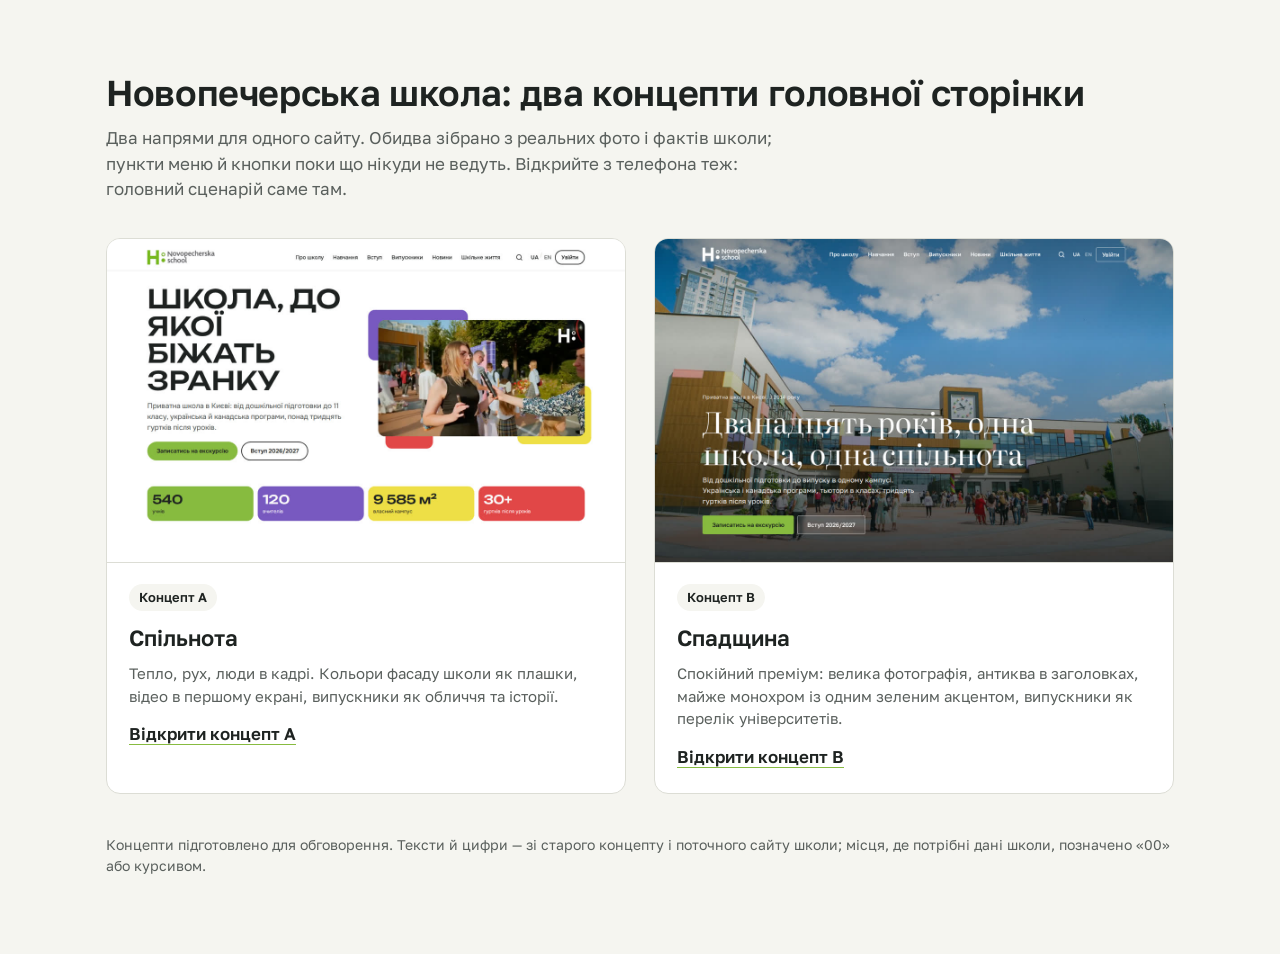
<file: concept-v2/index.html>
<!doctype html>
<html lang="uk">
<head>
<meta charset="utf-8">
<meta name="viewport" content="width=device-width, initial-scale=1">
<title>Новопечерська школа — концепти головної сторінки</title>
<meta name="robots" content="noindex">
<link rel="preconnect" href="https://fonts.googleapis.com">
<link rel="preconnect" href="https://fonts.gstatic.com" crossorigin>
<link href="https://fonts.googleapis.com/css2?family=Golos+Text:wght@400;500;600&display=swap" rel="stylesheet">
<style>
  :root { --ink: #1E2321; --ink-2: #5A605D; --paper: #F5F5F0; --line: #DCDDD5; --green: #87BB40; }
  * { box-sizing: border-box; }
  body { margin: 0; font: 400 17px/1.5 'Golos Text', system-ui, sans-serif; color: var(--ink); background: var(--paper); }
  main { max-width: 1100px; margin: 0 auto; padding: 48px 16px 64px; }
  h1 { font-size: clamp(26px, 5vw, 36px); font-weight: 600; line-height: 1.15; margin: 0; letter-spacing: -0.01em; }
  .sub { margin: 12px 0 0; color: var(--ink-2); max-width: 40em; }
  .cards { display: grid; gap: 20px; margin-top: 36px; }
  .card { display: block; background: #fff; border: 1px solid var(--line); border-radius: 14px; overflow: hidden; text-decoration: none; color: inherit; transition: transform .15s, box-shadow .15s; }
  .card:hover { transform: translateY(-3px); box-shadow: 0 12px 32px rgba(0,0,0,.08); }
  .card:focus-visible { outline: 3px solid var(--green); outline-offset: 3px; }
  .shot { aspect-ratio: 16/10; overflow: hidden; background: #e9e9e3; border-bottom: 1px solid var(--line); }
  .shot img { width: 100%; height: 100%; object-fit: cover; object-position: top; display: block; }
  .body { padding: 20px 22px 24px; }
  .tag { display: inline-block; font-size: 13px; font-weight: 600; padding: 4px 10px; border-radius: 999px; background: var(--paper); margin-bottom: 10px; }
  h2 { margin: 0; font-size: 22px; font-weight: 600; }
  .body p { margin: 8px 0 0; color: var(--ink-2); font-size: 15px; }
  .open { display: inline-block; margin-top: 14px; font-weight: 600; text-decoration: underline; text-underline-offset: 4px; text-decoration-color: var(--green); }
  .foot { margin-top: 40px; font-size: 14px; color: var(--ink-2); }
  @media (min-width: 768px) { .cards { grid-template-columns: 1fr 1fr; gap: 28px; } main { padding-top: 72px; } }
</style>
</head>
<body>
<main>
  <h1>Новопечерська школа: два концепти головної сторінки</h1>
  <p class="sub">Два напрями для одного сайту. Обидва зібрано з реальних фото і фактів школи; пункти меню й кнопки поки що нікуди не ведуть. Відкрийте з телефона теж: головний сценарій саме там.</p>

  <div class="cards">
    <a class="card" href="a/">
      <div class="shot"><img src="preview-a.jpg" width="1440" height="900" alt="Концепт A, перший екран" loading="lazy"></div>
      <div class="body">
        <span class="tag">Концепт A</span>
        <h2>Спільнота</h2>
        <p>Тепло, рух, люди в кадрі. Кольори фасаду школи як плашки, відео в першому екрані, випускники як обличчя та історії.</p>
        <span class="open">Відкрити концепт A</span>
      </div>
    </a>
    <a class="card" href="b/">
      <div class="shot"><img src="preview-b.jpg" width="1440" height="900" alt="Концепт B, перший екран" loading="lazy"></div>
      <div class="body">
        <span class="tag">Концепт B</span>
        <h2>Спадщина</h2>
        <p>Спокійний преміум: велика фотографія, антиква в заголовках, майже монохром із одним зеленим акцентом, випускники як перелік університетів.</p>
        <span class="open">Відкрити концепт B</span>
      </div>
    </a>
  </div>

  <p class="foot">Концепти підготовлено для обговорення. Тексти й цифри — зі старого концепту і поточного сайту школи; місця, де потрібні дані школи, позначено «00» або курсивом.</p>
</main>
</body>
</html>
</file>
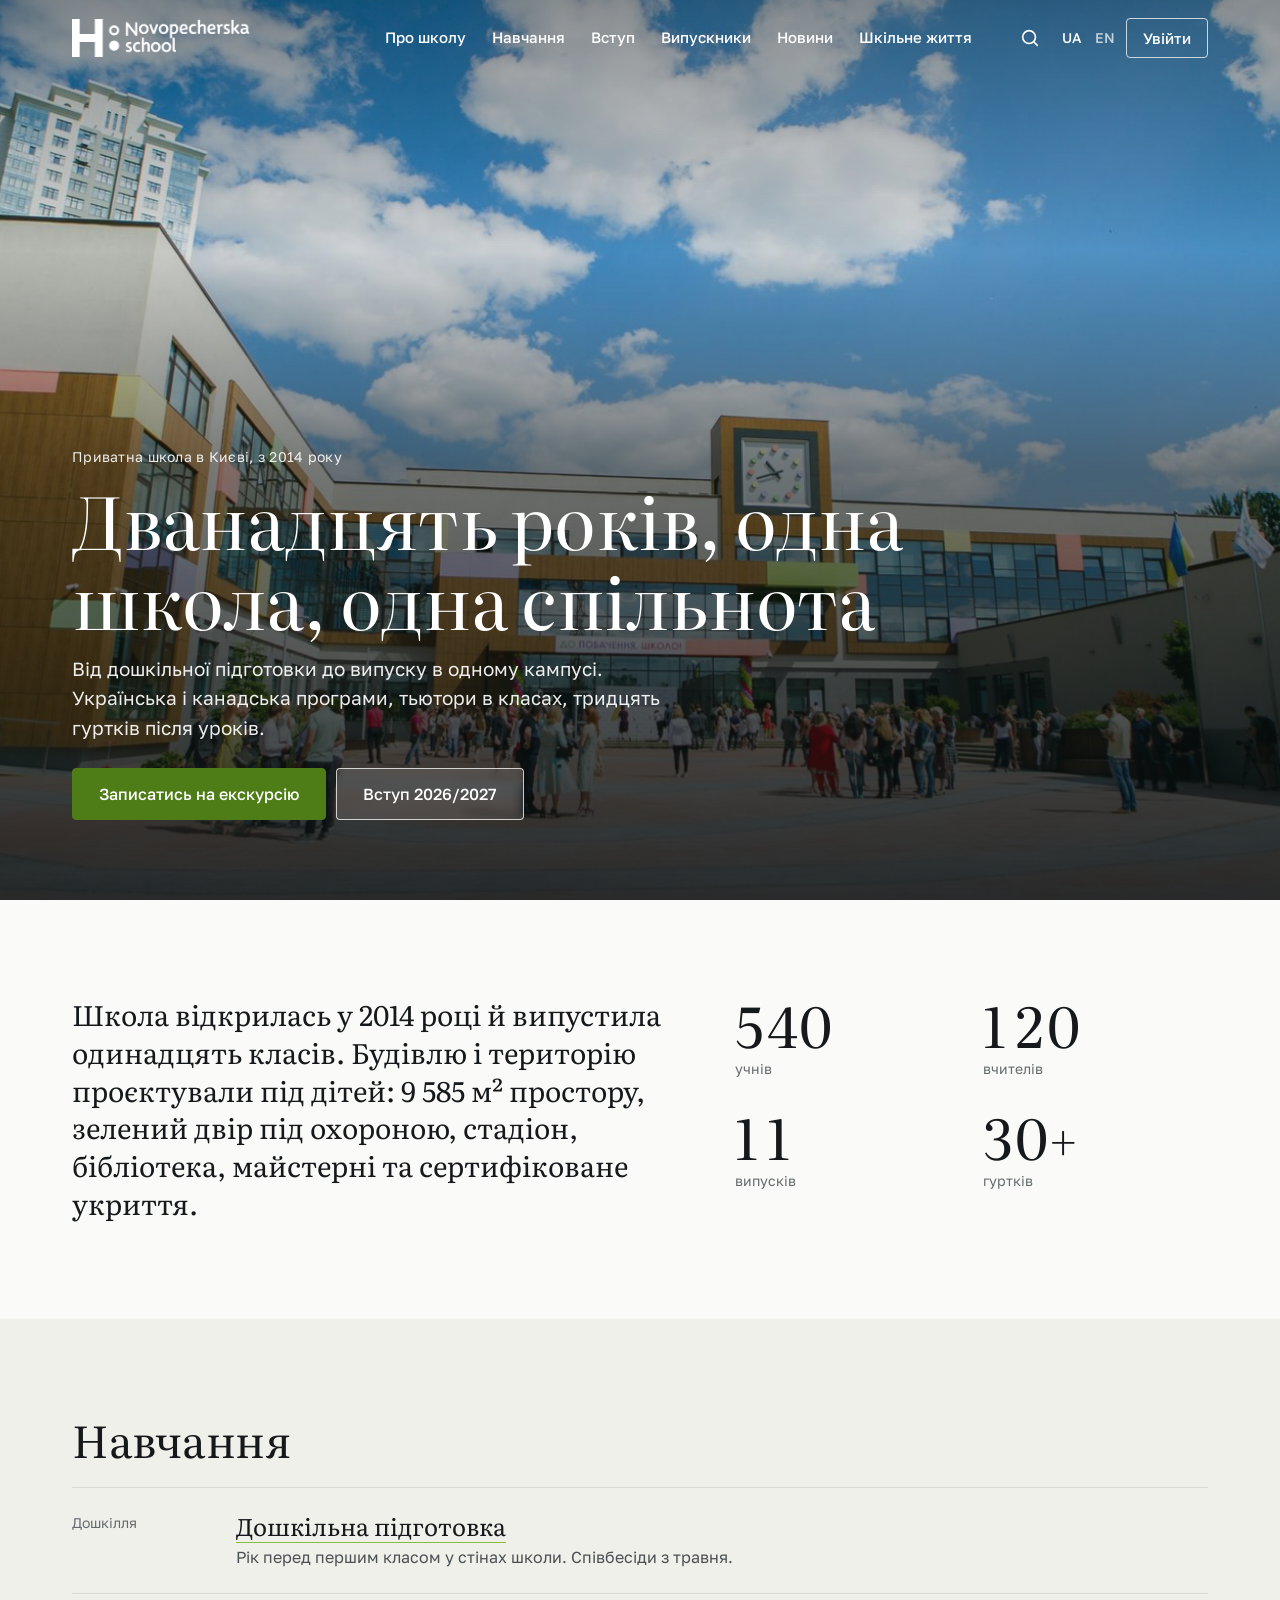
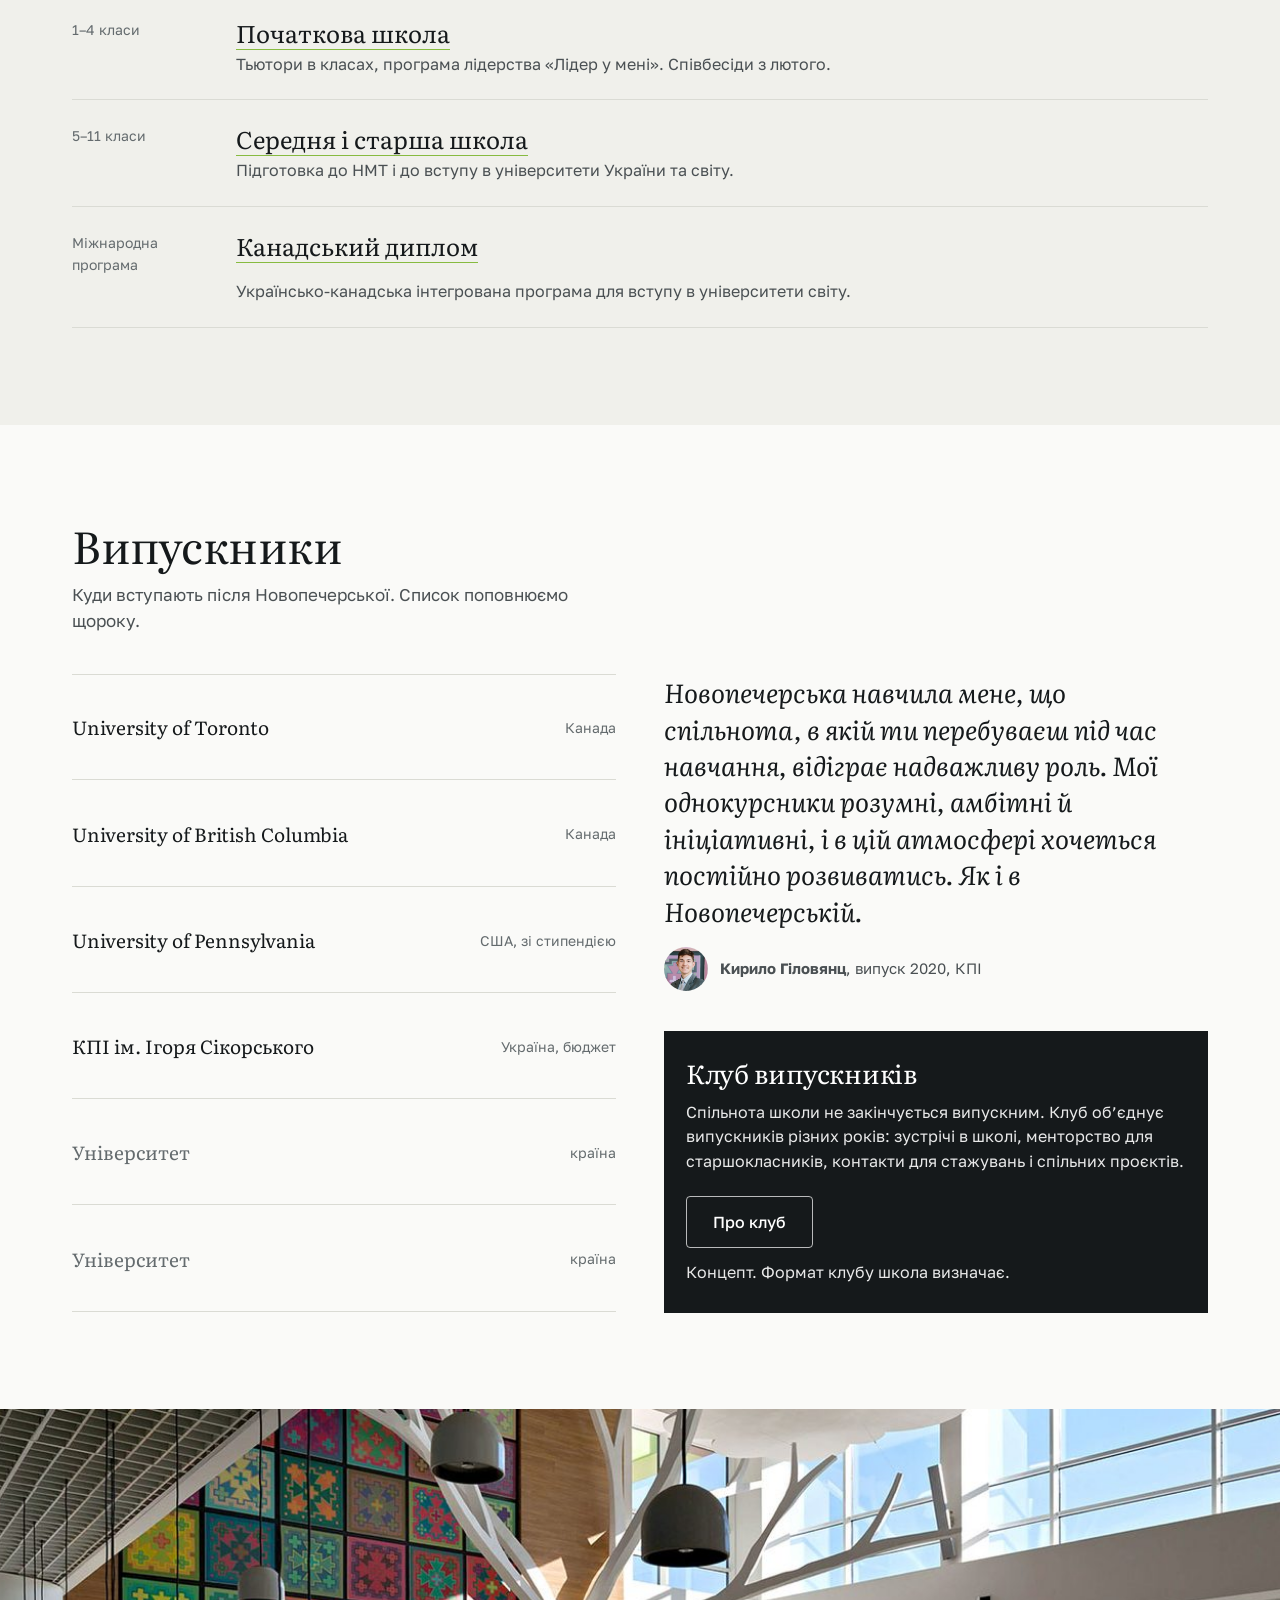
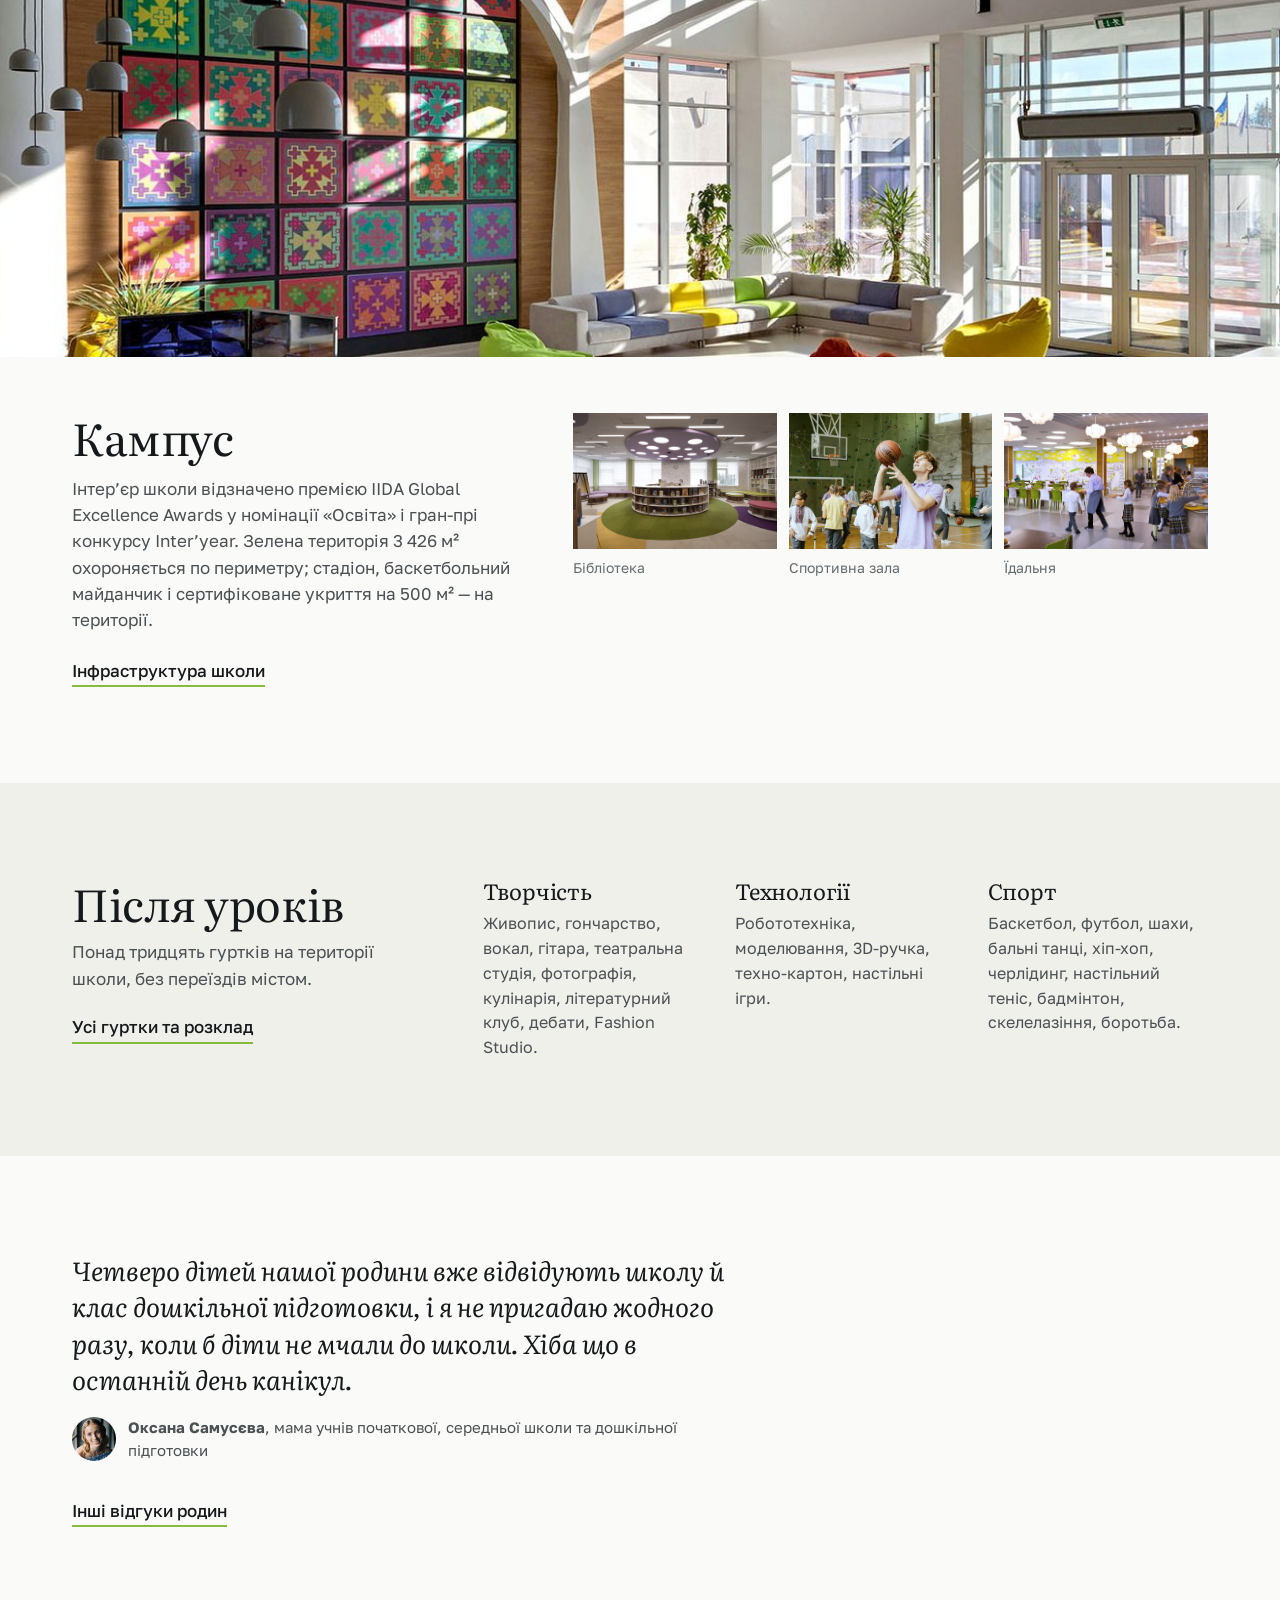
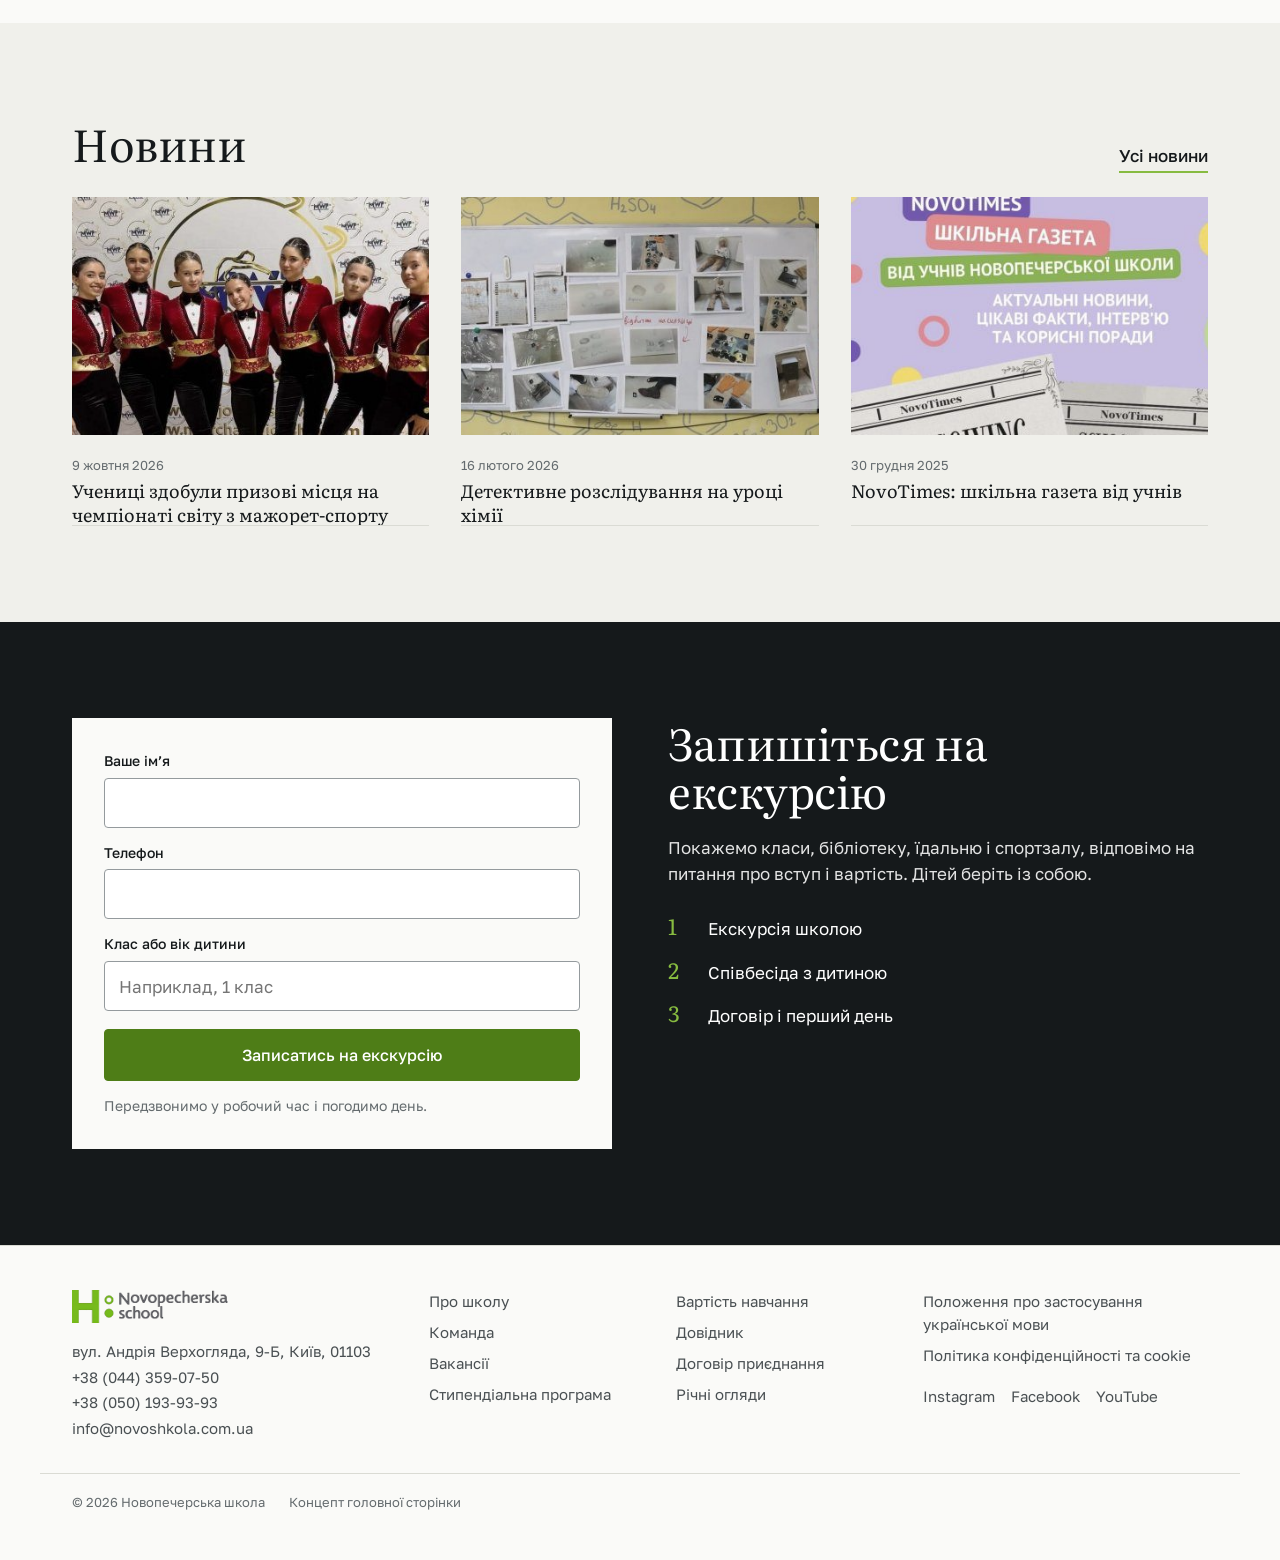
<file: concept-v2/b/index.html>
<!doctype html>
<html lang="uk">
<head>
<meta charset="utf-8">
<meta name="viewport" content="width=device-width, initial-scale=1">
<title>Новопечерська школа — приватна школа в Києві</title>
<meta name="description" content="Приватна школа в Києві з 2014 року: дошкілля, 1–11 класи, українсько-канадська програма. Запишіться на екскурсію.">
<link rel="preconnect" href="https://fonts.googleapis.com">
<link rel="preconnect" href="https://fonts.gstatic.com" crossorigin>
<link href="https://fonts.googleapis.com/css2?family=Golos+Text:wght@400;500;600&family=Literata:ital,opsz,wght@0,7..72,400;0,7..72,500;1,7..72,400&display=swap" rel="stylesheet">
<link rel="stylesheet" href="style.css">
<link rel="stylesheet" href="../motion.css">
<style>:root{--cur:#15191B}</style>
<script>document.documentElement.className += " js";
try { if (!matchMedia("(prefers-reduced-motion: reduce)").matches && !sessionStorage.getItem("veil")) { document.documentElement.className += " veil-on"; sessionStorage.setItem("veil", "1"); } } catch (e) {}</script>
</head>
<body class="theme-b">

<div class="veil" aria-hidden="true"></div>
<a class="skip" href="#main">До змісту</a>

<header class="top" id="top">
  <div class="wrap top__in">
    <a class="logo" href="#" aria-label="Новопечерська школа — на головну">
      <img src="../../img/image1.png" width="1608" height="342" alt="Новопечерська школа">
    </a>
    <nav class="menu" aria-label="Головне меню">
      <a href="#">Про школу</a>
      <a href="#">Навчання</a>
      <a href="#">Вступ</a>
      <a href="#alumni">Випускники</a>
      <a href="#news">Новини</a>
      <a href="#">Шкільне життя</a>
    </nav>
    <div class="tools">
      <button class="icon-btn" type="button" aria-label="Пошук по сайту">
        <svg width="22" height="22" viewBox="0 0 24 24" fill="none" stroke="currentColor" stroke-width="1.8" stroke-linecap="round"><circle cx="11" cy="11" r="7"/><path d="m20 20-3.5-3.5"/></svg>
      </button>
      <div class="lang" aria-label="Мова">
        <a href="#" aria-current="true">UA</a><a href="#">EN</a>
      </div>
      <a class="btn btn--line btn--s" href="#" rel="external">Увійти</a>
      <button class="burger" type="button" aria-expanded="false" aria-controls="mobile-menu" aria-label="Меню">
        <span></span><span></span>
      </button>
    </div>
  </div>
</header>

<div class="mobile-menu" id="mobile-menu" hidden>
  <nav aria-label="Меню для телефона">
    <a href="#">Про школу</a>
    <a href="#">Навчання</a>
    <a href="#">Вступ</a>
    <a href="#alumni">Випускники</a>
    <a href="#news">Новини</a>
    <a href="#">Шкільне життя</a>
  </nav>
  <div class="mobile-menu__foot">
    <a class="btn btn--primary" href="#visit">Записатись на екскурсію</a>
    <a class="btn btn--line" href="#" rel="external">Увійти в кабінет</a>
    <div class="lang"><a href="#" aria-current="true">UA</a><a href="#">EN</a></div>
  </div>
</div>

<main id="main">

<!-- Hero -->
<section class="hero">
  <img class="hero__img" data-parallax="0.35" data-parallax-hero src="../../img/image2.jpg" width="1400" height="933" alt="Будівля Новопечерської школи й внутрішній двір" fetchpriority="high">
  <div class="hero__shade" aria-hidden="true"></div>
  <div class="wrap hero__in">
    <p class="hero__kicker" data-mo="focus" data-mo-delay="200">Приватна школа в Києві, з 2014 року</p>
    <h1 data-mo="mask" data-mo-delay="260">Дванадцять років, одна школа, одна спільнота</h1>
    <p class="lead" data-mo="focus" data-mo-delay="900">Від дошкільної підготовки до випуску в одному кампусі. Українська і канадська програми, тьютори в класах, тридцять гуртків після уроків.</p>
    <div class="actions" data-mo="focus" data-mo-delay="1100">
      <a class="btn btn--primary" href="#visit">Записатись на екскурсію</a>
      <a class="btn btn--white" href="#">Вступ 2026/2027</a>
    </div>
  </div>
</section>

<!-- Statement + numbers -->
<section class="sec intro">
  <div class="wrap intro__in">
    <p class="statement" data-mo="focus">Школа відкрилась у 2014 році й випустила одинадцять класів. Будівлю і територію проєктували під дітей: 9 585 м² простору, зелений двір під охороною, стадіон, бібліотека, майстерні та сертифіковане укриття.</p>
    <dl class="nums" data-mo-stagger="160" data-mo-kind="focus">
      <div><dt>учнів</dt><dd data-count="roll">540</dd></div>
      <div><dt>вчителів</dt><dd data-count="roll">120</dd></div>
      <div><dt>випусків</dt><dd data-count="roll">11</dd></div>
      <div><dt>гуртків</dt><dd data-count="roll">30+</dd></div>
    </dl>
  </div>
</section>

<!-- Programs -->
<section class="sec sec--tint" id="study">
  <div class="wrap">
    <h2 class="h2" data-mo="mask">Навчання</h2>
    <ul class="index" data-mo="fade" data-mo-stagger="140" data-mo-kind="rule">
      <li>
        <a href="#">
          <span class="index__age">Дошкілля</span>
          <span class="index__name">Дошкільна підготовка</span>
          <span class="index__desc">Рік перед першим класом у стінах школи. Співбесіди з травня.</span>
        </a>
      </li>
      <li>
        <a href="#">
          <span class="index__age">1–4 класи</span>
          <span class="index__name">Початкова школа</span>
          <span class="index__desc">Тьютори в класах, програма лідерства «Лідер у мені». Співбесіди з лютого.</span>
        </a>
      </li>
      <li>
        <a href="#">
          <span class="index__age">5–11 класи</span>
          <span class="index__name">Середня і старша школа</span>
          <span class="index__desc">Підготовка до НМТ і до вступу в університети України та світу.</span>
        </a>
      </li>
      <li>
        <a href="#">
          <span class="index__age">Міжнародна програма</span>
          <span class="index__name">Канадський диплом</span>
          <span class="index__desc">Українсько-канадська інтегрована програма для вступу в університети світу.</span>
        </a>
      </li>
    </ul>
  </div>
</section>

<!-- Alumni -->
<section class="sec" id="alumni">
  <div class="wrap alumni">
    <div class="alumni__head">
      <h2 class="h2" data-mo="mask">Випускники</h2>
      <p data-mo="focus" data-mo-delay="150">Куди вступають після Новопечерської. Список поповнюємо щороку.</p>
    </div>
    <ul class="unis" data-mo="fade" data-mo-stagger="130" data-mo-kind="rule">
      <li><span>University of Toronto</span><small>Канада</small></li>
      <li><span>University of British Columbia</span><small>Канада</small></li>
      <li><span>University of Pennsylvania</span><small>США, зі стипендією</small></li>
      <li><span>КПІ ім. Ігоря Сікорського</span><small>Україна, бюджет</small></li>
      <li class="unis__ph"><span>Університет</span><small>країна</small></li>
      <li class="unis__ph"><span>Університет</span><small>країна</small></li>
    </ul>

    <figure class="alumni__quote">
      <blockquote>
        <p data-mo="mask" data-mo-lines>Новопечерська навчила мене, що спільнота, в якій ти перебуваєш під час навчання, відіграє надважливу роль. Мої однокурсники розумні, амбітні й ініціативні, і в цій атмосфері хочеться постійно розвиватись. Як і в Новопечерській.</p>
      </blockquote>
      <figcaption data-mo="focus" data-mo-delay="500">
        <img src="../../img/Hilovyants.jpg" width="172" height="172" alt="" loading="lazy">
        <span><b>Кирило Гіловянц</b>, випуск 2020, КПІ</span>
      </figcaption>
    </figure>

    <div class="club" data-mo="focus" data-mo-delay="150">
      <h3>Клуб випускників</h3>
      <p>Спільнота школи не закінчується випускним. Клуб об’єднує випускників різних років: зустрічі в школі, менторство для старшокласників, контакти для стажувань і спільних проєктів.</p>
      <a class="btn btn--line" href="#">Про клуб</a>
      <p class="note">Концепт. Формат клубу школа визначає.</p>
    </div>
  </div>
</section>

<!-- Campus -->
<section class="campus" id="campus">
  <figure class="campus__hero" data-mo="curtain" data-cur="view">
    <img data-parallax="0.18" src="../../img/image8.jpg" width="1400" height="933" alt="Атріум школи з деревом і кріслами-мішками" loading="lazy">
  </figure>
  <div class="wrap campus__in">
    <div class="campus__text" data-mo="focus">
      <h2 class="h2" data-mo="mask">Кампус</h2>
      <p>Інтер’єр школи відзначено премією IIDA Global Excellence Awards у номінації «Освіта» і гран-прі конкурсу Inter’year. Зелена територія 3 426 м² охороняється по периметру; стадіон, баскетбольний майданчик і сертифіковане укриття на 500 м² — на території.</p>
      <a class="link" href="#">Інфраструктура школи</a>
    </div>
    <div class="campus__grid" data-mo-stagger="160" data-mo-kind="fade">
      <figure data-cur="view"><span class="ph" data-mo="curtain"><img src="../../img/image3.jpg" width="1400" height="644" alt="Бібліотека" loading="lazy"></span><figcaption data-mo="focus" data-mo-delay="500">Бібліотека</figcaption></figure>
      <figure data-cur="view"><span class="ph" data-mo="curtain"><img src="../../img/image4.jpg" width="1920" height="688" alt="Спортивна зала зі скеледромом" loading="lazy"></span><figcaption data-mo="focus" data-mo-delay="500">Спортивна зала</figcaption></figure>
      <figure data-cur="view"><span class="ph" data-mo="curtain"><img src="../../img/image5.jpg" width="1600" height="560" alt="Їдальня з власною кухнею" loading="lazy"></span><figcaption data-mo="focus" data-mo-delay="500">Їдальня</figcaption></figure>
    </div>
  </div>
</section>

<!-- Clubs -->
<section class="sec sec--tint" id="clubs">
  <div class="wrap clubs">
    <div class="clubs__head" data-mo="focus">
      <h2 class="h2" data-mo="mask">Після уроків</h2>
      <p>Понад тридцять гуртків на території школи, без переїздів містом.</p>
      <a class="link" href="#">Усі гуртки та розклад</a>
    </div>
    <div class="clubs__cols" data-mo-stagger="180" data-mo-kind="focus">
      <div>
        <h3>Творчість</h3>
        <p>Живопис, гончарство, вокал, гітара, театральна студія, фотографія, кулінарія, літературний клуб, дебати, Fashion Studio.</p>
      </div>
      <div>
        <h3>Технології</h3>
        <p>Робототехніка, моделювання, 3D-ручка, техно-картон, настільні ігри.</p>
      </div>
      <div>
        <h3>Спорт</h3>
        <p>Баскетбол, футбол, шахи, бальні танці, хіп-хоп, черлідинг, настільний теніс, бадмінтон, скелелазіння, боротьба.</p>
      </div>
    </div>
  </div>
</section>

<!-- Family voice -->
<section class="sec" id="voices">
  <div class="wrap">
    <figure class="voice">
      <blockquote>
        <p data-mo="mask" data-mo-lines>Четверо дітей нашої родини вже відвідують школу й клас дошкільної підготовки, і я не пригадаю жодного разу, коли б діти не мчали до школи. Хіба що в останній день канікул.</p>
      </blockquote>
      <figcaption data-mo="focus" data-mo-delay="600">
        <img src="../../img/Samusieva.jpeg" width="172" height="172" alt="" loading="lazy">
        <span><b>Оксана Самусєва</b>, мама учнів початкової, середньої школи та дошкільної підготовки</span>
      </figcaption>
    </figure>
    <a class="link" href="#">Інші відгуки родин</a>
  </div>
</section>

<!-- News -->
<section class="sec sec--tint" id="news">
  <div class="wrap">
    <div class="news__head">
      <h2 class="h2" data-mo="mask">Новини</h2>
      <a class="link" href="#">Усі новини</a>
    </div>
    <ul class="newslist" data-mo-stagger="150" data-mo-kind="rule">
      <li>
        <a href="#">
          <span class="ph" data-mo="curtain" data-cur="view"><img src="../../img/image14.jpg" width="480" height="270" alt="" loading="lazy"></span>
          <span class="newslist__body">
            <time datetime="2026-10-09">9 жовтня 2026</time>
            <span class="newslist__title">Учениці здобули призові місця на чемпіонаті світу з мажорет-спорту</span>
          </span>
        </a>
      </li>
      <li>
        <a href="#">
          <span class="ph" data-mo="curtain" data-cur="view"><img src="../../img/image10.jpg" width="480" height="270" alt="" loading="lazy"></span>
          <span class="newslist__body">
            <time datetime="2026-02-16">16 лютого 2026</time>
            <span class="newslist__title">Детективне розслідування на уроці хімії</span>
          </span>
        </a>
      </li>
      <li>
        <a href="#">
          <span class="ph" data-mo="curtain" data-cur="view"><img src="../../img/image13.jpg" width="480" height="270" alt="" loading="lazy"></span>
          <span class="newslist__body">
            <time datetime="2025-12-30">30 грудня 2025</time>
            <span class="newslist__title">NovoTimes: шкільна газета від учнів</span>
          </span>
        </a>
      </li>
    </ul>
  </div>
</section>

<!-- Visit -->
<section class="sec visit" id="visit">
  <div class="wrap visit__in">
    <h2 class="h2 visit__title" data-mo="mask">Запишіться на екскурсію</h2>
    <div class="visit__text" data-mo="focus" data-mo-delay="200">
      <p>Покажемо класи, бібліотеку, їдальню і спортзалу, відповімо на питання про вступ і вартість. Дітей беріть із собою.</p>
      <ol class="steps">
        <li>Екскурсія школою</li>
        <li>Співбесіда з дитиною</li>
        <li>Договір і перший день</li>
      </ol>
    </div>
    <form class="form" action="#" method="post" novalidate data-mo="focus" data-mo-delay="100">
      <label>Ваше ім’я<input type="text" name="name" autocomplete="name" required></label>
      <label>Телефон<input type="tel" name="phone" autocomplete="tel" inputmode="tel" required></label>
      <label>Клас або вік дитини<input type="text" name="grade" placeholder="Наприклад, 1 клас"></label>
      <button class="btn btn--primary" type="submit">Записатись на екскурсію</button>
      <p class="form__note" aria-live="polite">Передзвонимо у робочий час і погодимо день.</p>
    </form>
  </div>
</section>

<div class="sticky-cta">
  <a class="btn btn--primary" href="#visit">Записатись на екскурсію</a>
</div>

</main>

<footer class="foot">
  <div class="wrap foot__in">
    <div class="foot__brand">
      <img src="../../img/image1.png" width="1608" height="342" alt="Новопечерська школа" loading="lazy">
      <address>
        вул. Андрія Верхогляда, 9-Б, Київ, 01103<br>
        <a href="tel:+380443590750">+38 (044) 359-07-50</a><br>
        <a href="tel:+380501939393">+38 (050) 193-93-93</a><br>
        <a href="mailto:info@novoshkola.com.ua">info@novoshkola.com.ua</a>
      </address>
    </div>
    <nav class="foot__col" aria-label="Школа">
      <a href="#">Про школу</a><a href="#">Команда</a><a href="#">Вакансії</a><a href="#">Стипендіальна програма</a>
    </nav>
    <nav class="foot__col" aria-label="Батькам">
      <a href="#">Вартість навчання</a><a href="#">Довідник</a><a href="#">Договір приєднання</a><a href="#">Річні огляди</a>
    </nav>
    <nav class="foot__col" aria-label="Документи">
      <a href="#">Положення про застосування української мови</a><a href="#">Політика конфіденційності та cookie</a>
      <div class="foot__social" aria-label="Соцмережі">
        <a href="#">Instagram</a><a href="#">Facebook</a><a href="#">YouTube</a>
      </div>
    </nav>
  </div>
  <div class="wrap foot__legal">
    <span>© 2026 Новопечерська школа</span>
    <span>Концепт головної сторінки</span>
  </div>
</footer>


<script src="script.js" defer></script>
<script src="../motion.js" defer></script>
</body>
</html>
</file>
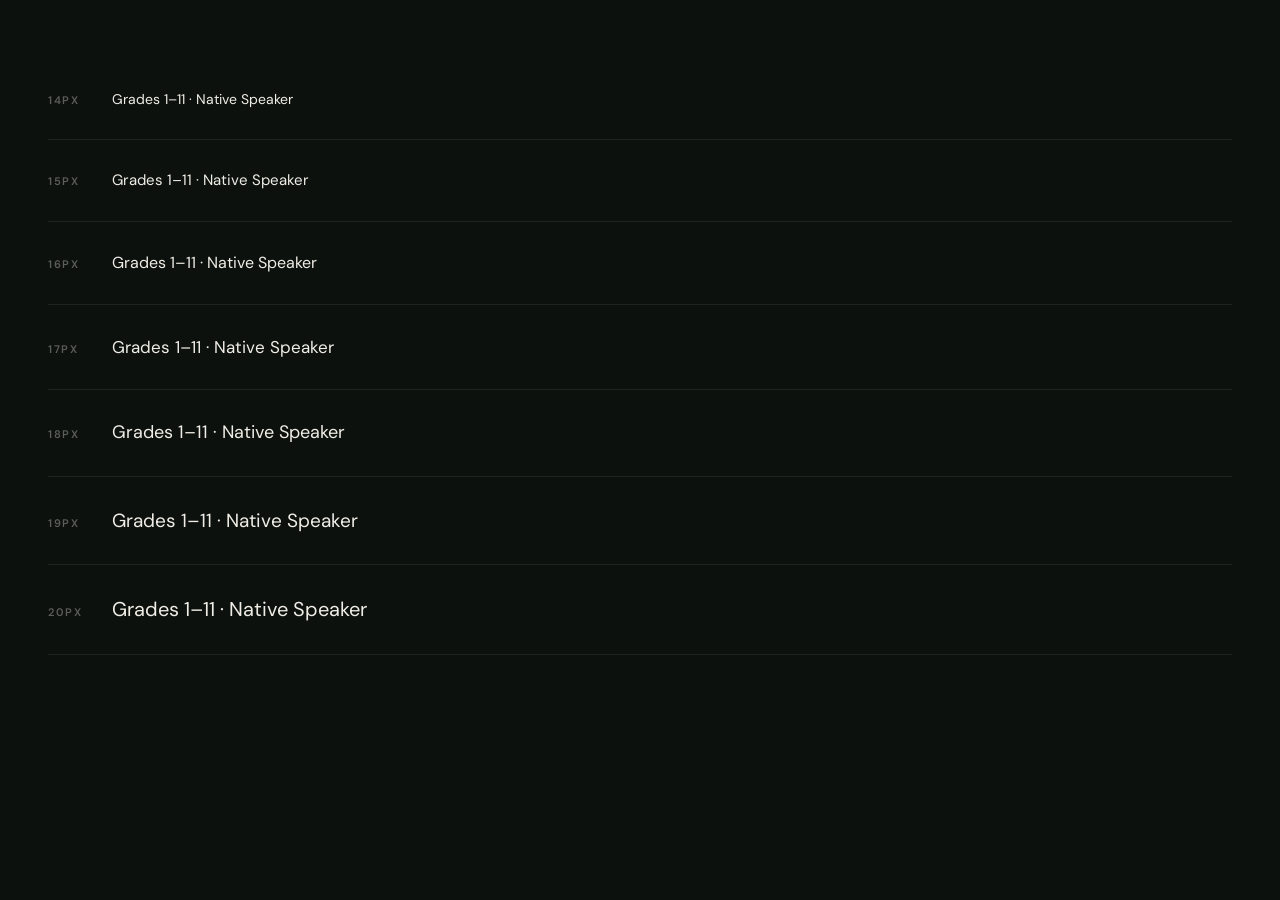
<file: fonts.html>
<!DOCTYPE html>
<html lang="en">
<head>
  <meta charset="UTF-8">
  <meta name="viewport" content="width=device-width, initial-scale=1.0">
  <title>Font Size Comparison</title>
  <link href="https://fonts.googleapis.com/css2?family=DM+Sans:wght@300;400;500;600&display=swap" rel="stylesheet">
  <style>
    body {
      background: #0C110D;
      color: #F0EDE6;
      font-family: 'DM Sans', system-ui, sans-serif;
      margin: 0;
      padding: 60px 48px;
    }

    .row {
      display: flex;
      align-items: baseline;
      gap: 24px;
      padding: 28px 0;
      border-bottom: 1px solid rgba(240, 237, 230, 0.08);
    }

    .label {
      font-size: 11px;
      font-weight: 600;
      letter-spacing: 0.15em;
      color: rgba(240, 237, 230, 0.35);
      min-width: 40px;
      text-transform: uppercase;
    }

    .sample { line-height: 1.65; }
  </style>
</head>
<body>

  <div class="row">
    <span class="label">14px</span>
    <span class="sample" style="font-size: 14px">Grades 1–11 · Native Speaker</span>
  </div>

  <div class="row">
    <span class="label">15px</span>
    <span class="sample" style="font-size: 15px">Grades 1–11 · Native Speaker</span>
  </div>

  <div class="row">
    <span class="label">16px</span>
    <span class="sample" style="font-size: 16px">Grades 1–11 · Native Speaker</span>
  </div>

  <div class="row">
    <span class="label">17px</span>
    <span class="sample" style="font-size: 17px">Grades 1–11 · Native Speaker</span>
  </div>

  <div class="row">
    <span class="label">18px</span>
    <span class="sample" style="font-size: 18px">Grades 1–11 · Native Speaker</span>
  </div>

  <div class="row">
    <span class="label">19px</span>
    <span class="sample" style="font-size: 19px">Grades 1–11 · Native Speaker</span>
  </div>

  <div class="row">
    <span class="label">20px</span>
    <span class="sample" style="font-size: 20px">Grades 1–11 · Native Speaker</span>
  </div>

</body>
</html>
</file>
<file: concept-v2/b/style.css>
/* Concept B. Mobile first: base styles are for 360px, breakpoints 768 / 1024 / 1440 widen. */

:root {
  --accent: #87BB40;
  --accent-ink: #4E7D17;
  --ink: #15191B;
  --ink-2: #4A5053;
  --ink-3: #646B6E;
  --paper: #FAFAF8;
  --paper-2: #F0F0EB;
  --line: #DADBD4;
  --line-strong: #949A9D;
  --white: #FFFFFF;

  --serif: 'Literata', 'Georgia', serif;
  --sans: 'Golos Text', system-ui, -apple-system, 'Segoe UI', sans-serif;

  --gutter: 16px;
  --sec: 56px;
  --max: 1200px;
}

*, *::before, *::after { box-sizing: border-box; }
html { scroll-behavior: smooth; -webkit-text-size-adjust: 100%; }
@media (prefers-reduced-motion: reduce) {
  html { scroll-behavior: auto; }
  *, *::before, *::after { transition: none !important; animation: none !important; }
}
body { margin: 0; font: 400 17px/1.55 var(--sans); color: var(--ink); background: var(--paper); overflow-x: hidden; }
body.menu-open { overflow: hidden; }
img { display: block; max-width: 100%; height: auto; }
a { color: inherit; }
h1, h2, h3 { margin: 0; font-family: var(--serif); font-weight: 400; line-height: 1.1; letter-spacing: -0.01em; }
p { margin: 0; }
ul, ol, dl { margin: 0; padding: 0; list-style: none; }
dd { margin: 0; }
button { font: inherit; color: inherit; }
:focus-visible { outline: 3px solid var(--accent); outline-offset: 3px; }

section[id], main[id] { scroll-margin-top: 76px; }
.wrap { width: 100%; max-width: var(--max); margin: 0 auto; padding-left: var(--gutter); padding-right: var(--gutter); }
.skip { position: absolute; left: -999px; top: 8px; background: var(--ink); color: #fff; padding: 8px 14px; z-index: 100; }
.skip:focus { left: 8px; }
.h2 { font-size: clamp(30px, 7vw, 40px); }
.link { display: inline-block; padding: 8px 0; font-weight: 500; text-decoration: underline; text-underline-offset: 5px; text-decoration-color: var(--accent); text-decoration-thickness: 2px; }
.link:hover { text-decoration-color: var(--ink); }

/* Buttons: square corners, one accent */
.btn { display: inline-flex; align-items: center; justify-content: center; min-height: 52px; padding: 0 26px; font: 500 16px/1 var(--sans); text-decoration: none; border: 1.5px solid transparent; border-radius: 4px; cursor: pointer; white-space: nowrap; transition: background-color .15s, color .15s, border-color .15s; }
.btn--primary { background: var(--accent-ink); color: #fff; border-color: var(--accent-ink); }
.btn--primary:hover { background: #5E8F22; border-color: #5E8F22; }
.btn--line { background: transparent; color: var(--ink); border-color: var(--ink); }
.btn--line:hover { background: var(--ink); color: #fff; }
.btn--white { background: rgba(255,255,255,.12); color: #fff; border-color: rgba(255,255,255,.75); backdrop-filter: blur(4px); }
.btn--white:hover { background: #fff; color: var(--ink); }
.btn--s { min-height: 40px; padding: 0 16px; font-size: 15px; }

/* Header: transparent over hero, solid on scroll */
.top { position: fixed; top: 0; left: 0; right: 0; z-index: 50; background: var(--paper); color: var(--ink); border-bottom: 1px solid var(--line); transition: background-color .25s, color .25s; }
.js .top:not(.is-solid) { background: transparent; color: #fff; border-bottom-color: transparent; }
.js body.menu-open .top { background: var(--paper); color: var(--ink); border-bottom-color: var(--line); }
.top__in { display: flex; align-items: center; gap: 12px; min-height: 68px; }
.logo { display: block; margin-right: auto; }
.logo img { width: 158px; height: auto; transition: filter .25s; }
.js .top:not(.is-solid) .logo img { filter: brightness(0) invert(1); }
.js body.menu-open .top .logo img { filter: none; }
.menu { display: none; }
.tools { display: flex; align-items: center; gap: 4px; }
.icon-btn { display: inline-flex; align-items: center; justify-content: center; width: 44px; height: 44px; border: 0; background: none; cursor: pointer; border-radius: 4px; }
.lang { display: none; font-weight: 500; font-size: 14px; letter-spacing: .04em; }
.lang a { text-decoration: none; padding: 6px 6px; opacity: .72; }
.lang a[aria-current] { opacity: 1; }
.top .btn--line { display: none; }
.js .top:not(.is-solid) .btn--line { color: #fff; border-color: rgba(255,255,255,.75); }
.js .top:not(.is-solid) .btn--line:hover { background: #fff; color: var(--ink); }
.burger { width: 44px; height: 44px; border: 0; background: none; display: grid; place-content: center; gap: 6px; cursor: pointer; }
.burger span { display: block; width: 22px; height: 1.5px; background: currentColor; transition: transform .2s; }
.burger[aria-expanded="true"] span:first-child { transform: translateY(4px) rotate(45deg); }
.burger[aria-expanded="true"] span:last-child { transform: translateY(-4px) rotate(-45deg); }

.mobile-menu { position: fixed; inset: 68px 0 0 0; z-index: 49; background: var(--paper); padding: 16px var(--gutter) 32px; display: flex; flex-direction: column; justify-content: space-between; overflow: auto; }
.mobile-menu[hidden] { display: none; }
.mobile-menu nav { display: grid; }
.mobile-menu nav a { font: 400 30px/1.2 var(--serif); text-decoration: none; padding: 14px 0; border-bottom: 1px solid var(--line); }
.mobile-menu__foot { display: grid; gap: 10px; padding-top: 24px; }
.mobile-menu__foot .lang { display: flex; justify-content: center; }

/* Hero: full-bleed photo */
.hero { position: relative; min-height: 100svh; display: flex; align-items: flex-end; color: #fff; isolation: isolate; overflow: hidden; }
.hero__img { position: absolute; inset: 0; width: 100%; height: 100%; object-fit: cover; object-position: 50% 60%; z-index: -2; }
.hero__shade { position: absolute; inset: 0; z-index: -1; background: linear-gradient(180deg, rgba(10,14,16,.42) 0%, rgba(10,14,16,.1) 28%, rgba(10,14,16,.5) 52%, rgba(10,14,16,.86) 100%); }
.hero__in { padding-top: 120px; padding-bottom: 40px; }
.hero__kicker { font-size: 14px; letter-spacing: .02em; opacity: .9; }
.hero h1 { margin-top: 12px; font-size: clamp(36px, 9.5vw, 48px); max-width: 12em; font-variation-settings: 'opsz' 72; }
.lead { margin-top: 16px; font-size: 17px; max-width: 32em; opacity: .92; }
.actions { display: flex; flex-wrap: wrap; gap: 10px; margin-top: 26px; }
.actions .btn { flex: 1 1 100%; }

/* Intro */
.sec { padding: var(--sec) 0; }
.sec--tint { background: var(--paper-2); }
.intro__in { display: grid; gap: 36px; }
.statement { font: 400 clamp(21px, 5.4vw, 26px)/1.35 var(--serif); max-width: 26em; }
.nums { display: grid; grid-template-columns: 1fr 1fr; gap: 20px 16px; }
.nums dt { font-size: 14px; color: var(--ink-3); order: 2; }
.nums dd { font: 400 44px/1 var(--serif); letter-spacing: -0.02em; }
.nums div { display: grid; gap: 6px; }

/* Index list (programs) */
.index { margin-top: 24px; border-top: 1px solid var(--line); }
.index li { border-bottom: 1px solid var(--line); }
.index a { display: grid; gap: 4px; padding: 16px 0; text-decoration: none; }
.index__age { font-size: 14px; color: var(--ink-3); }
.index__name { font: 400 24px/1.2 var(--serif); text-decoration: underline; text-underline-offset: 6px; text-decoration-thickness: 1px; text-decoration-color: var(--accent); }
.index__desc { color: var(--ink-2); font-size: 16px; }
.index a:hover .index__name { text-decoration-color: var(--ink); text-decoration-thickness: 2px; }

/* Alumni */
.alumni { display: grid; gap: 32px; }
.alumni__head p { margin-top: 12px; color: var(--ink-2); max-width: 30em; }
.unis { display: grid; border-top: 1px solid var(--line); }
.unis li { display: flex; justify-content: space-between; align-items: center; gap: 16px; padding: 14px 0; border-bottom: 1px solid var(--line); font: 400 19px/1.3 var(--serif); }
.unis small { font: 400 14px/1.4 var(--sans); color: var(--ink-3); text-align: right; flex: 0 0 auto; }
.unis__ph { color: var(--ink-3); font-style: italic; }
.alumni__quote { margin: 0; }
.alumni__quote blockquote, .voice blockquote { margin: 0; }
.alumni__quote p, .voice p { font: italic 400 clamp(20px, 5vw, 26px)/1.4 var(--serif); }
.alumni__quote figcaption, .voice figcaption { display: flex; align-items: center; gap: 12px; margin-top: 18px; font-size: 15px; color: var(--ink-2); }
.alumni__quote img, .voice img { width: 44px; height: 44px; border-radius: 50%; object-fit: cover; }
.club { background: var(--ink); color: #fff; padding: 28px 22px; }
.club h3 { font-size: 26px; }
.club > p { margin-top: 12px; font-size: 16px; opacity: .9; max-width: 36em; }
.club .btn--line { margin-top: 22px; color: #fff; border-color: rgba(255,255,255,.7); }
.club .btn--line:hover { background: #fff; color: var(--ink); }
.note { margin-top: 14px; font-size: 13px; opacity: .78; }

/* Campus */
.campus { padding-bottom: var(--sec); }
.campus__hero { margin: 0; aspect-ratio: 4/3; overflow: hidden; }
.campus__hero img { width: 100%; height: 100%; object-fit: cover; }
.campus__in { display: grid; gap: 28px; padding-top: 40px; }
.campus__text p { margin-top: 14px; color: var(--ink-2); max-width: 34em; }
.campus__text .link { display: inline-block; margin-top: 16px; }
.campus__grid { display: grid; gap: 12px; }
.campus__grid figure { margin: 0; }
.campus__grid img { aspect-ratio: 3/2; object-fit: cover; width: 100%; }
.campus__grid figcaption { margin-top: 8px; font-size: 14px; color: var(--ink-3); }

/* Clubs */
.clubs { display: grid; gap: 28px; }
.clubs__head p { margin-top: 12px; color: var(--ink-2); }
.clubs__head .link { display: inline-block; margin-top: 14px; }
.clubs__cols { display: grid; gap: 22px; }
.clubs__cols h3 { font-size: 22px; }
.clubs__cols p { margin-top: 8px; color: var(--ink-2); font-size: 16px; }

/* Voice */
.voice { margin: 0; max-width: 40em; }
#voices .link { display: inline-block; margin-top: 28px; }

/* News */
.news__head { display: flex; justify-content: space-between; align-items: baseline; gap: 16px; }
.newslist { margin-top: 24px; display: grid; gap: 20px; }
.newslist a { display: grid; grid-template-columns: 112px 1fr; gap: 14px; text-decoration: none; align-items: start; }
.newslist img { aspect-ratio: 4/3; object-fit: cover; width: 100%; }
.newslist .ph { display: block; }
.campus__grid .ph { display: block; }
.newslist time { display: block; font-size: 13px; color: var(--ink-3); }
.newslist__title { display: block; margin-top: 4px; font: 400 18px/1.3 var(--serif); }
.newslist a:hover .newslist__title { text-decoration: underline; text-underline-offset: 4px; text-decoration-color: var(--accent); }

/* Visit */
.visit { background: var(--ink); color: #fff; }
.visit__in { display: grid; gap: 24px; grid-template-areas: "title" "form" "text"; }
.visit__title { grid-area: title; }
.visit__text { grid-area: text; }
.form { grid-area: form; }
.visit__text > p { opacity: .88; max-width: 32em; }
.steps { margin-top: 22px; display: grid; gap: 10px; counter-reset: s; }
.steps li { counter-increment: s; display: flex; align-items: baseline; gap: 14px; }
.steps li::before { content: counter(s); font: 400 22px var(--serif); color: var(--accent); min-width: 1.2em; }
.form { background: var(--paper); color: var(--ink); padding: 24px 20px; display: grid; gap: 14px; }
.form label { display: grid; gap: 6px; font-size: 14px; font-weight: 500; }
.form input { font: 400 17px var(--sans); padding: 13px 14px; border: 1px solid var(--line-strong); border-radius: 4px; background: var(--white); min-height: 50px; }
.form input[aria-invalid="true"] { border-color: #B3261E; }
.form input:focus { outline: 3px solid var(--accent); outline-offset: 0; }
.form .btn { width: 100%; margin-top: 4px; }
.form__note { font-size: 14px; color: var(--ink-3); }
.form__note.is-error { color: #B3261E; font-weight: 500; }

/* Footer */
.foot { padding: 44px 0 110px; font-size: 15px; border-top: 1px solid var(--line); }
.foot__in { display: grid; gap: 28px; }
.foot__brand img { width: 158px; }
.foot address { font-style: normal; margin-top: 16px; line-height: 1.7; color: var(--ink-2); }
.foot address a { text-decoration: none; }
.foot__col { display: grid; gap: 8px; align-content: start; }
.foot__col a { text-decoration: none; color: var(--ink-2); }
.foot__col a:hover { color: var(--ink); text-decoration: underline; }
.foot__social { display: flex; gap: 16px; margin-top: 10px; }
.foot__legal { display: flex; flex-wrap: wrap; gap: 8px 24px; margin-top: 32px; padding-top: 18px; border-top: 1px solid var(--line); color: var(--ink-3); font-size: 13px; }

/* Sticky CTA (phones) */
.sticky-cta { position: fixed; left: 0; right: 0; bottom: 0; z-index: 40; padding: 10px var(--gutter) max(10px, env(safe-area-inset-bottom)); background: rgba(250,250,248,.94); backdrop-filter: blur(8px); border-top: 1px solid var(--line); transition: transform .25s; }
.sticky-cta .btn { width: 100%; }
.sticky-cta.is-hidden { transform: translateY(110%); }
body.menu-open .sticky-cta { display: none; }

/* ===== 768 ===== */
@media (min-width: 768px) {
  :root { --gutter: 32px; --sec: 96px; }
  .top__in { min-height: 76px; }
  .mobile-menu { top: 76px; }
  .logo img { width: 180px; }
  .lang { display: flex; }
  .top .btn--line { display: inline-flex; }
  .actions .btn { flex: 0 0 auto; }
  .hero h1 { font-size: clamp(48px, 6.2vw, 72px); }
  .hero__in { padding-bottom: 64px; }
  .lead { font-size: 19px; }
  .intro__in { grid-template-columns: 1.3fr 1fr; align-items: start; gap: 48px; }
  .nums { gap: 28px 24px; }
  .index a { grid-template-columns: 140px 1fr; column-gap: 24px; padding: 24px 0; }
  .index__desc { grid-column: 2; }
  .alumni { grid-template-columns: 1fr 1fr; gap: 40px 48px; }
  .alumni__head { grid-column: 1 / -1; }
  .unis { grid-row: span 2; }
  .campus__in { grid-template-columns: 1fr 1.4fr; gap: 48px; padding-top: 56px; }
  .campus__hero { aspect-ratio: 21/9; }
  .campus__grid { grid-template-columns: repeat(3, 1fr); }
  .clubs { grid-template-columns: 1fr 2fr; gap: 48px; }
  .newslist { gap: 24px; }
  .newslist a { grid-template-columns: 180px 1fr; gap: 20px; }
  .visit__in { grid-template-columns: 1fr 1fr; grid-template-rows: auto 1fr; grid-template-areas: "form title" "form text"; gap: 20px 56px; align-items: start; }
  .form { padding: 32px; }
  .foot { padding-bottom: 48px; }
  .foot__in { grid-template-columns: 1.5fr 1fr 1fr 1.3fr; }
  .sticky-cta { display: none; }
}

/* ===== 1024 ===== */
@media (min-width: 1024px) {
  .menu { display: flex; gap: 2px; margin-right: 12px; }
  .menu a { text-decoration: none; font-weight: 500; font-size: 15px; padding: 10px 12px; border-radius: 4px; }
  .menu a:hover { text-decoration: underline; text-underline-offset: 6px; text-decoration-color: var(--accent); }
  .burger { display: none; }
  .hero__in { padding-bottom: 80px; }
  .h2 { font-size: 44px; }
  .statement { font-size: 28px; }
  .nums dd { font-size: 56px; }
  .newslist { grid-template-columns: repeat(3, 1fr); gap: 32px; }
  .newslist a { grid-template-columns: 1fr; }
  .newslist img { aspect-ratio: 3/2; }
  .clubs__cols { grid-template-columns: repeat(3, 1fr); gap: 32px; }
}

/* ===== 1440 ===== */
@media (min-width: 1440px) {
  :root { --sec: 120px; --max: 1240px; }
  .hero h1 { font-size: 80px; }
}
</file>
<file: concept-v2/motion.css>
/* Motion layer shared by concepts A («Спільнота»: a path to a school that assembles itself) and
   B («Спадщина»: a photo album that develops into focus). Gated by html.mo, which motion.js adds only
   without prefers-reduced-motion. Without JS or with reduced motion the page is static and fully visible. */

html.mo { --v: 0ms; }
html.mo-init *, html.mo-init *::before, html.mo-init *::after { transition: none !important; }
.sr { position: absolute; width: 1px; height: 1px; overflow: hidden; clip: rect(0 0 0 0); white-space: nowrap; }

/* ---- Reveal primitives ---- */
html.mo [data-mo] { --d: 0ms; transition-property: opacity, translate, scale, transform, filter, clip-path; transition-duration: .8s; transition-timing-function: cubic-bezier(.2,.7,.2,1); transition-delay: calc(var(--d) + var(--v)); }
html.mo [data-mo="up"]:not(.in)    { opacity: 0; translate: 0 36px; }
html.mo [data-mo="fade"]:not(.in)  { opacity: 0; }
html.mo [data-mo="left"]:not(.in)  { opacity: 0; translate: -32px 0; }
html.mo [data-mo="pop"]:not(.in)   { opacity: 0; scale: .85; }
html.mo [data-mo="flip"]:not(.in)  { opacity: 0; transform: perspective(700px) rotateX(-40deg); transform-origin: 50% 100%; }
/* A: blocks drop in and land with a bounce, like façade panels stacking */
html.mo [data-mo="drop"] { transition-duration: .9s; transition-timing-function: cubic-bezier(.2,.7,.2,1); }
html.mo [data-mo="drop"]:not(.in)  { opacity: 0; translate: 0 -40px; }
/* A: portraits open like an iris once their card is in (driven by the card: Chrome's IntersectionObserver
   never reports an element clipped to circle(0) as visible) */
html.mo [data-connect] .person img, html.mo [data-connect] .person__ph { clip-path: circle(75% at 50% 50%); transition: clip-path 1.1s cubic-bezier(.2,.7,.2,1) calc(var(--d) + var(--v) + 250ms); }
html.mo [data-connect] .person:not(.in) img, html.mo [data-connect] .person:not(.in) .person__ph { clip-path: circle(0% at 50% 50%); }
/* B: text develops from blur into focus */
html.mo [data-mo="focus"] { transition-duration: 1.2s; }
html.mo [data-mo="focus"]:not(.in) { opacity: 0; filter: blur(10px); translate: 0 12px; }

/* A: a façade-coloured panel slides off a photo. B: a paper sheet lifts off a photo. */
html.mo [data-mo="wipe"], html.mo [data-mo="curtain"] { position: relative; overflow: hidden; display: block; transition: none; }
html.mo [data-mo="wipe"]::after, html.mo [data-mo="curtain"]::after { content: ""; position: absolute; inset: -1px; z-index: 2; translate: 0 0; transition: translate 1s cubic-bezier(.7,0,.2,1) calc(var(--d) + var(--v)); }
html.mo [data-mo="wipe"]::after { background: var(--wipe, var(--green, #87BB40)); }
html.mo [data-mo="curtain"]::after { background: var(--paper-2, #F0F0EB); }
html.mo [data-mo="wipe"].in::after { translate: 101% 0; }
html.mo [data-mo="curtain"].in::after { translate: 0 -101%; }
html.mo [data-mo="wipe"] img, html.mo [data-mo="curtain"] img { scale: 1.12; transition: scale 1.4s cubic-bezier(.2,.7,.2,1) calc(var(--d) + var(--v)), filter .8s; }
html.mo [data-mo="wipe"].in img, html.mo [data-mo="curtain"].in img { scale: 1; }
html.mo [data-mo="wipe"].in:hover img, html.mo [data-mo="curtain"].in:hover img, html.mo .campus__grid figure:hover [data-mo="curtain"].in img { scale: 1.06; }

/* B: a chronicle rule draws left to right, then the row develops */
html.mo [data-mo="rule"] { position: relative; border-bottom-color: transparent !important; transition: none; }
html.mo [data-mo="rule"]::after { content: ""; position: absolute; left: 0; bottom: 0; height: 1px; width: 0; background: var(--line, #DADBD4); transition: width .9s cubic-bezier(.2,.7,.2,1) calc(var(--d) + var(--v)); }
html.mo [data-mo="rule"].in::after { width: 100%; }
html.mo [data-mo="rule"] > * { opacity: 0; filter: blur(6px); transition: opacity 1s, filter 1s; transition-delay: calc(var(--d) + var(--v) + 280ms); }
html.mo [data-mo="rule"].in > * { opacity: 1; filter: none; }

/* ---- Masked headlines: words rise from under an invisible line ---- */
html.mo .mo-w { display: inline-block; overflow: hidden; vertical-align: bottom; padding: .12em 0 .14em; margin: -.12em 0 -.14em; }
html.mo .mo-w > span { display: inline-block; translate: 0 112%; transition: translate .8s cubic-bezier(.2,.7,.2,1), filter .9s; transition-delay: calc(var(--d, 0ms) + var(--v) + var(--i, 0) * 50ms); }
html.mo [data-mo="mask"].in .mo-w > span { translate: 0 0; }
html.mo [data-mo="mask"] { transition: none; }
/* A: words run in with a little overshoot */
html.mo .theme-a .mo-w > span { transition-timing-function: cubic-bezier(.2,.8,.2,1); }
/* B: words come slowly, out of blur; quotes by whole lines */
html.mo .theme-b .mo-w > span { filter: blur(8px); transition-duration: 1.1s; }
html.mo .theme-b [data-mo="mask"].in .mo-w > span { filter: none; }
html.mo [data-mo-lines] .mo-w > span { transition-delay: calc(var(--d, 0ms) + var(--v) + var(--i, 0) * 120ms); }

/* ---- A: the façade assembles on the first screen ---- */
html.mo [data-mo="media"] .panel { transition: opacity .9s, translate 1s cubic-bezier(.3,1.12,.4,1); }
html.mo [data-mo="media"]:not(.in) .panel--purple { opacity: 0; translate: -120px -90px; }
html.mo [data-mo="media"]:not(.in) .panel--yellow { opacity: 0; translate: 120px 90px; transition-delay: .12s; }
html.mo [data-mo="media"]:not(.in) .panel--red { opacity: 0; translate: -40px 120px; transition-delay: .24s; }
html.mo [data-mo="media"] .hero__video { clip-path: inset(0 0 0 0 round var(--r, 18px)); transition: clip-path 1.1s cubic-bezier(.7,0,.2,1) .45s, opacity .4s .45s; }
html.mo [data-mo="media"]:not(.in) .hero__video { clip-path: inset(49% 0 49% 0 round var(--r, 18px)); opacity: 0; }
html.mo [data-mo="media"].in .panel { rotate: var(--rot, 0deg); animation: mo-drift 9s ease-in-out infinite alternate; }
html.mo [data-mo="media"].in .panel--yellow { animation-duration: 11s; animation-delay: -4s; }
html.mo [data-mo="media"].in .panel--red { animation-duration: 7s; animation-delay: -2s; }
@keyframes mo-drift { from { translate: 0 0; } to { translate: 0 -10px; } }

/* A: scattered façade fragments in light sections */
.shape { display: none; }
html.mo .theme-a .sec--alumni, html.mo .theme-a #voices { position: relative; overflow: hidden; }
html.mo .theme-a .sec--alumni > .wrap, html.mo .theme-a #voices > .wrap { position: relative; z-index: 1; }
@media (min-width: 1024px) {
  /* Moved only by scrolling: parallax (data-parallax, slower or faster than the page) and a slow turn (data-rotate). No idle drift. */
  html.mo .shape { display: block; position: absolute; width: 96px; height: 96px; border-radius: 24px; z-index: -1; rotate: var(--rot, 0deg); }
  /* the panels they peek out from stack above them; sideways peek only where the margin has room */
  html.mo .theme-a .club, html.mo .theme-a .quotes { position: relative; isolation: isolate; }
  html.mo .theme-a .club .shape--yellow { right: -28px; bottom: -48px; }
  html.mo .theme-a .club .shape--red { left: -24px; bottom: -30px; }
  html.mo .theme-a .quotes .shape--purple { right: -30px; top: -44px; }
  html.mo .theme-a .quotes .shape--green { left: -36px; bottom: -48px; }
}
@media (min-width: 1024px) {
  html.mo .shape--s { width: 64px; height: 64px; border-radius: 16px; }
  html.mo .shape--m { width: 112px; height: 112px; border-radius: 28px; }
  html.mo .shape--l { width: 144px; height: 144px; border-radius: 34px; }
  html.mo .shape--yellow { background: var(--yellow); } html.mo .shape--purple { background: var(--purple); }
  html.mo .shape--red { background: var(--red); } html.mo .shape--green { background: var(--green); }
}
@media (min-width: 1024px) and (max-width: 1399px) {
  html.mo .theme-a .club .shape--yellow, html.mo .theme-a .quotes .shape--purple { right: -4px; }
  html.mo .theme-a .club .shape--red, html.mo .theme-a .quotes .shape--green { left: -4px; }
}

/* A: the route — a line beside the text from the first CTA into the first admission step, drawn by scrolling, with a runner ahead (a-route/ only) */
html.mo main[data-route] { position: relative; }
.route { position: absolute; left: 0; top: 0; pointer-events: none; overflow: visible; z-index: 3; }
.route path { fill: none; stroke: var(--line-strong, #9DA19A); stroke-width: 2; stroke-linecap: round; opacity: .55; }
.route .dot { fill: var(--paper, #fff); stroke: var(--line-strong, #9DA19A); stroke-width: 2; transition: fill .35s, stroke .35s, r .35s; }
.route .dot.lit { fill: var(--c); stroke: var(--c); }
.route .runner { fill: var(--green, #87BB40); stroke: var(--paper, #fff); stroke-width: 2; }  /* the white ring keeps it visible on the green section */

/* A: alumni portraits joined by a line into a community */
[data-connect] { position: relative; }
.connect { position: absolute; inset: 0; width: 100%; height: 100%; pointer-events: none; z-index: 2; }
.connect path { fill: none; stroke: var(--purple, #7859C0); stroke-width: 2; stroke-dasharray: var(--L, 1000); stroke-dashoffset: var(--L, 1000); transition: stroke-dashoffset 1.8s cubic-bezier(.2,.7,.2,1) .6s; }
.in .connect path { stroke-dashoffset: 0; }
[data-connect] .person { z-index: 1; }
[data-connect] .person img, [data-connect] .person__ph { position: relative; z-index: 3; }

/* A: running line of clubs */
.ticker { overflow: hidden; white-space: nowrap; margin: 4px calc(50% - 50vw) 28px; -webkit-mask-image: linear-gradient(90deg, transparent, #000 6%, #000 94%, transparent); mask-image: linear-gradient(90deg, transparent, #000 6%, #000 94%, transparent); }
.ticker__in { display: inline-flex; align-items: center; }
.ticker__in > span { display: inline-flex; align-items: center; font: 500 22px/1 var(--display, inherit); padding-right: 22px; color: rgba(255,255,255,.9); }
.ticker__in > span::after { content: ""; display: inline-block; width: 8px; height: 8px; border-radius: 50%; margin-left: 22px; background: var(--c, var(--green)); }
html.mo .ticker__in { animation: mo-tick 48s linear infinite; }
.ticker:hover .ticker__in { animation-play-state: paused; }
@keyframes mo-tick { to { translate: -50% 0; } }
@media (min-width: 768px) { .ticker__in > span { font-size: 30px; padding-right: 30px; } .ticker__in > span::after { margin-left: 30px; width: 10px; height: 10px; } }

/* A: the route ends in three steps joined by a line */
html.mo .theme-a .steps { position: relative; }
html.mo .theme-a .steps::before { content: ""; position: absolute; left: 14px; top: 14px; bottom: 14px; width: 2px; background: var(--ink); scale: 1 0; transform-origin: 50% 0; transition: scale 1s cubic-bezier(.2,.7,.2,1) .5s; }
html.mo .theme-a .steps.in::before { scale: 1 1; }
html.mo .theme-a .steps li { position: relative; }

/* A: big opening quote marks */
html.mo .theme-a .quote { position: relative; }
html.mo .theme-a .quote::before { content: "“"; position: absolute; right: 18px; top: 2px; font: 500 96px/1 var(--display); color: var(--green); opacity: .28; scale: .4; transition: scale 1s cubic-bezier(.34,1.56,.64,1) .3s; }
html.mo .theme-a .quote--purple::before { color: var(--purple); }
html.mo .theme-a .quote p { padding-right: 52px; }
html.mo .theme-a .quote.in::before { scale: 1; }

/* ---- B: the album opens (once per session), the first photo breathes ---- */
.veil { display: none; }
html.veil-on .veil { display: block; position: fixed; inset: 0; z-index: 2000; background: var(--paper, #FAFAF8); animation: mo-veil 1.1s cubic-bezier(.7,0,.2,1) .45s forwards; }
@keyframes mo-veil { to { translate: 0 -100%; visibility: hidden; } }
html.veil-on .hero { --v: 1000ms; }
html.mo .theme-b .hero__img { animation: mo-kb 40s cubic-bezier(.25,.5,.3,1) var(--v) both; }
@keyframes mo-kb { 0% { scale: 1.14; opacity: 0; } 1.5% { opacity: 1; } 25% { scale: 1; } 100% { scale: 1.06; } }
html.mo .theme-b .campus__hero[data-mo="curtain"] img { scale: 1.24; }
html.mo .theme-b .campus__hero[data-mo="curtain"].in img { scale: 1.12; }
/* B: muted photos regain colour on hover */
.theme-b .campus__grid img, .theme-b .newslist img { filter: saturate(.82); }
.theme-b .campus__grid figure:hover img, .theme-b .newslist a:hover img { filter: saturate(1); }
/* B: the header's chronicle rule */
.theme-b .top::after { content: ""; position: absolute; left: 0; bottom: -1px; height: 1px; width: 0; background: var(--ink); transition: width .9s cubic-bezier(.2,.7,.2,1); }
.theme-b .top.is-solid::after { width: 100%; }
html.mo .theme-b .top.is-solid { border-bottom-color: transparent; }
/* B: odometer digits */
.od { display: inline-block; height: 1em; line-height: 1; overflow: hidden; vertical-align: top; }
.od__col { display: flex; flex-direction: column; translate: 0 0; transition: translate 2s cubic-bezier(.2,.8,.2,1) calc(var(--d, 0ms) + var(--v) + var(--k, 0) * 140ms); }
.od__col > span { display: block; height: 1em; }
.in .od__col { translate: 0 calc(var(--n, 0) * -1em); }

/* ---- Hover motion (works without JS too) ---- */
.mosaic img, .campus__hero img, .campus__grid img, .newslist img { transition: scale .7s cubic-bezier(.2,.7,.2,1), filter .6s; }
.campus__grid figure { overflow: hidden; }
.newslist li { overflow: hidden; }
.news img { transition: filter .4s; }
.news:hover img { filter: saturate(1.2) contrast(1.03); }
.news, .person, .quote { transition: translate .35s cubic-bezier(.2,.7,.2,1), box-shadow .35s; }
.news:hover, .person:hover { translate: 0 -4px; }
/* A programs: the top stripe's colour pours down and fills the card */
.prog { position: relative; overflow: hidden; isolation: isolate; transition: translate .35s cubic-bezier(.2,.7,.2,1), color .3s; }
.prog > * { position: relative; z-index: 1; }
.prog::before { content: ""; position: absolute; inset: 0; z-index: 0; background: var(--c, var(--paper-2)); translate: 0 -101%; transition: translate .5s cubic-bezier(.7,0,.2,1); }
.prog--green { --c: var(--green); } .prog--yellow { --c: var(--yellow); } .prog--purple { --c: var(--purple); } .prog--red { --c: var(--red); }
.prog:hover { transform: none; translate: 0 -5px; }
.prog:hover::before { translate: 0 0; }
.prog--purple:hover, .prog--red:hover { color: #fff; }
.prog:hover p, .prog:hover .prog__age { color: inherit; transition: color .3s; }
.btn { transition: background-color .15s, color .15s, border-color .15s, translate .2s, box-shadow .2s; }
.btn--primary:hover, .btn--light:hover { translate: 0 -2px; box-shadow: 0 10px 24px rgba(30,35,33,.14); }
/* A: the primary button floods with light from the cursor point */
html.mo.fine .theme-a .btn--primary { position: relative; overflow: hidden; isolation: isolate; }
html.mo.fine .theme-a .btn--primary::before { content: ""; position: absolute; left: var(--x, 50%); top: var(--y, 50%); width: 24px; height: 24px; margin: -12px; border-radius: 50%; background: rgba(255,255,255,.38); scale: 0; transition: scale .55s cubic-bezier(.2,.7,.2,1); z-index: -1; }
html.mo.fine .theme-a .btn--primary:hover::before { scale: 24; }
.chips li { transition: background-color .2s, border-color .2s, translate .2s, color .2s; }
.chips li:hover { background: var(--green); border-color: var(--green); color: var(--ink); translate: 0 -2px; }
.index a { transition: translate .3s cubic-bezier(.2,.7,.2,1); }
.index a:hover { translate: 10px 0; }
.unis li { transition: padding-left .3s; }
.unis li:hover { padding-left: 10px; }
html.mo .link { text-decoration: none; background-image: linear-gradient(currentColor, currentColor), linear-gradient(var(--accent, var(--green)), var(--accent, var(--green))); background-size: 0 2px, 100% 2px; background-position: 0 100%, 0 100%; background-repeat: no-repeat; padding-bottom: 3px; transition: background-size .35s cubic-bezier(.2,.7,.2,1); }
html.mo .link:hover { background-size: 100% 2px, 100% 2px; }
.top.is-scrolled { box-shadow: 0 8px 28px rgba(30,35,33,.07); }

/* ---- Custom cursor (desktop with a mouse) ---- */
.cur { position: fixed; left: 0; top: 0; z-index: 1000; pointer-events: none; opacity: 0; transition: opacity .3s; }
html.cur-on .cur { opacity: 1; }
.cur__dot { position: absolute; left: -3px; top: -3px; width: 6px; height: 6px; border-radius: 50%; background: var(--cur, #1E2321); transition: background-color .3s; }
.cur__ring { position: absolute; left: -18px; top: -18px; width: 36px; height: 36px; border-radius: 50%; border: 1.5px solid var(--cur, #1E2321); transition: scale .3s cubic-bezier(.2,.7,.2,1), background-color .3s, border-color .3s, opacity .3s; }
.cur__ring::after { content: "+"; position: absolute; inset: 0; display: grid; place-content: center; font: 300 16px/1 system-ui, sans-serif; color: var(--cur, #1E2321); opacity: 0; transition: opacity .2s; }
.cur.is-link .cur__ring { scale: 1.7; background: color-mix(in srgb, var(--cur, #1E2321) 16%, transparent); }
.cur.is-link .cur__dot { opacity: 0; }
.cur.is-view .cur__ring { scale: 2; background: rgba(255,255,255,.18); }
.cur.is-view .cur__ring::after { opacity: 1; }
.cur.is-view .cur__dot { opacity: 0; }
.cur.is-down .cur__ring { scale: .8; }
.cur.is-text .cur__ring { opacity: 0; }
html.cur-on, html.cur-on a, html.cur-on button, html.cur-on label { cursor: none; }
html.cur-on input, html.cur-on textarea { cursor: text; }
</file>
